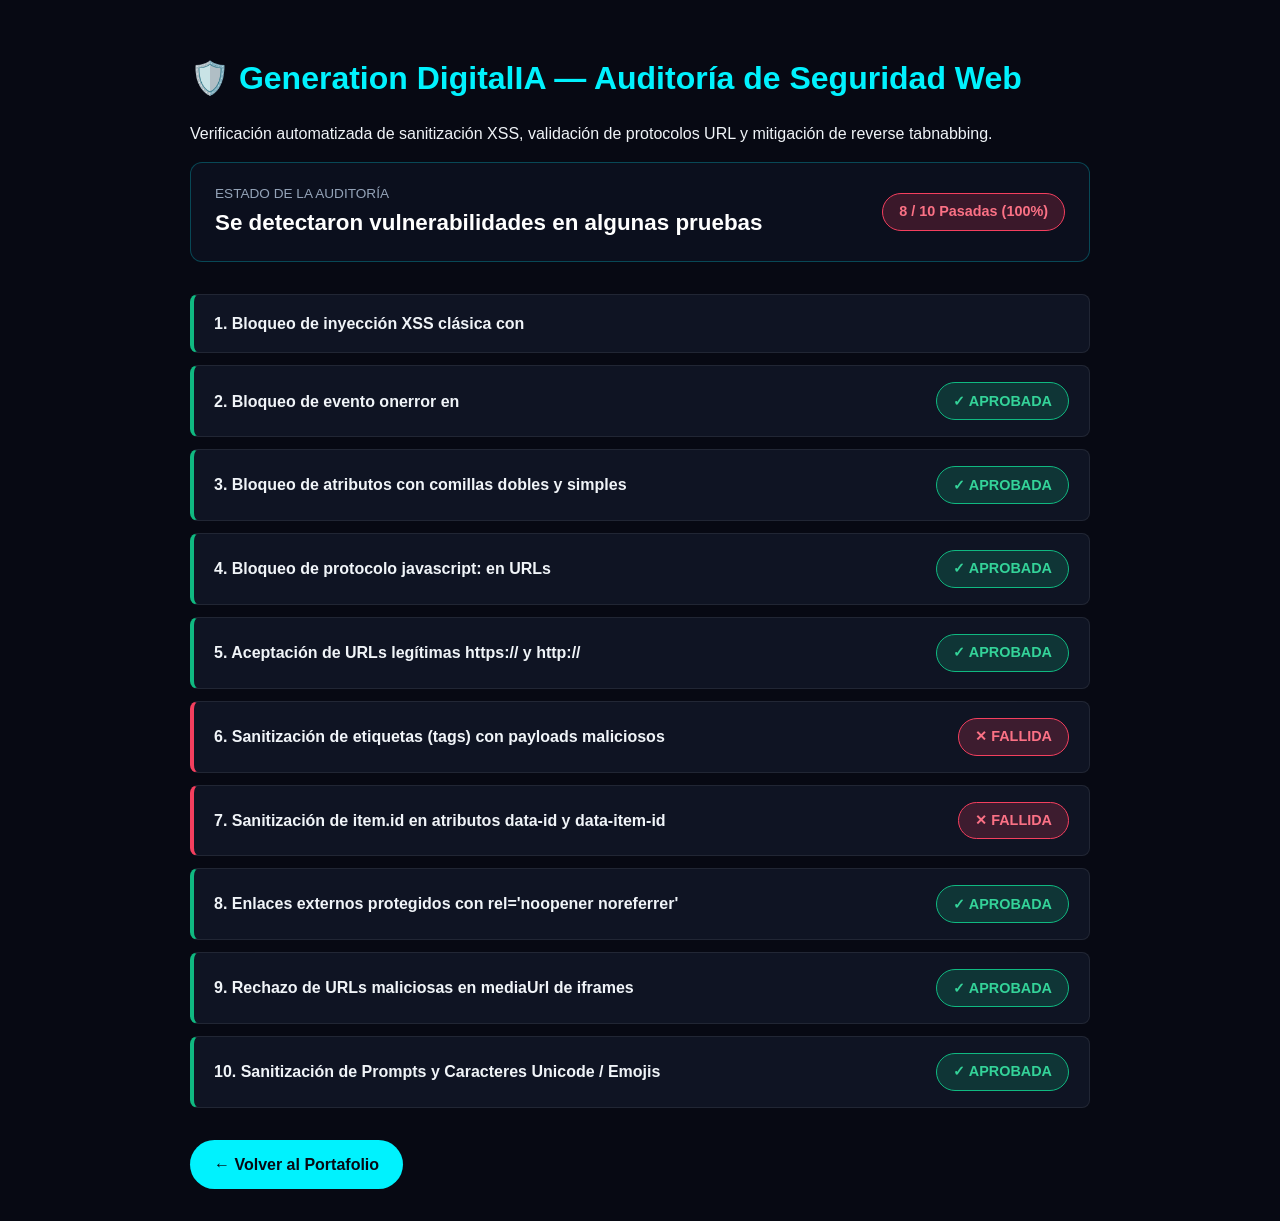
<file: tests/security-runner.html>
<!DOCTYPE html>
<html lang="es">
<head>
  <meta charset="UTF-8">
  <meta name="viewport" content="width=device-width, initial-scale=1.0">
  <title>Security Test Runner — Generation DigitalIA</title>
  <style>
    body {
      font-family: -apple-system, BlinkMacSystemFont, "Segoe UI", Roboto, sans-serif;
      background: #070913;
      color: #f0f4f8;
      padding: 2rem;
      max-width: 900px;
      margin: 0 auto;
      line-height: 1.6;
    }
    h1 {
      color: #00f2fe;
      display: flex;
      align-items: center;
      gap: 0.75rem;
      margin-bottom: 0.5rem;
    }
    .summary-card {
      background: #0b0f1d;
      border: 1px solid rgba(0, 242, 254, 0.25);
      border-radius: 12px;
      padding: 1.25rem 1.5rem;
      margin-bottom: 2rem;
      display: flex;
      justify-content: space-between;
      align-items: center;
    }
    .badge {
      padding: 0.4rem 1rem;
      border-radius: 999px;
      font-weight: 700;
      font-size: 0.9rem;
    }
    .badge-success {
      background: rgba(16, 185, 129, 0.2);
      color: #34d399;
      border: 1px solid #10b981;
    }
    .badge-fail {
      background: rgba(244, 63, 94, 0.2);
      color: #fb7185;
      border: 1px solid #f43f5e;
    }
    .test-list {
      display: flex;
      flex-direction: column;
      gap: 0.75rem;
    }
    .test-item {
      background: #0f1423;
      border: 1px solid rgba(255, 255, 255, 0.08);
      border-radius: 8px;
      padding: 1rem 1.25rem;
      display: flex;
      justify-content: space-between;
      align-items: center;
      transition: all 0.2s ease;
    }
    .test-item.passed {
      border-left: 4px solid #10b981;
    }
    .test-item.failed {
      border-left: 4px solid #f43f5e;
    }
    .test-name {
      font-weight: 600;
    }
    .btn-return {
      display: inline-block;
      margin-top: 2rem;
      background: #00f2fe;
      color: #070913;
      text-decoration: none;
      font-weight: 700;
      padding: 0.75rem 1.5rem;
      border-radius: 999px;
    }
  </style>
</head>
<body>

  <h1>🛡️ Generation DigitalIA — Auditoría de Seguridad Web</h1>
  <p>Verificación automatizada de sanitización XSS, validación de protocolos URL y mitigación de reverse tabnabbing.</p>

  <div class="summary-card">
    <div>
      <div style="font-size: 0.85rem; color: #94a3b8; text-transform: uppercase;">Estado de la Auditoría</div>
      <div id="summary-text" style="font-size: 1.4rem; font-weight: 800; color: #fff;">Ejecutando pruebas...</div>
    </div>
    <div id="summary-badge" class="badge badge-success">0 / 0 Pasadas</div>
  </div>

  <div class="test-list" id="test-results">
    <!-- Pruebas inyectadas por JS -->
  </div>

  <a href="../index.html" class="btn-return">← Volver al Portafolio</a>

  <script src="security-test.js"></script>
  <script>
    document.addEventListener('DOMContentLoaded', () => {
      const container = document.getElementById('test-results');
      const summaryText = document.getElementById('summary-text');
      const summaryBadge = document.getElementById('summary-badge');

      container.innerHTML = '';
      let passedCount = 0;

      tests.forEach(test => {
        let isPass = false;
        let errorMsg = null;
        try {
          isPass = test.run();
        } catch (e) {
          errorMsg = e.message;
        }

        if (isPass) passedCount++;

        const item = document.createElement('div');
        item.className = `test-item ${isPass ? 'passed' : 'failed'}`;
        item.innerHTML = `
          <div class="test-name">${test.name}</div>
          <span class="badge ${isPass ? 'badge-success' : 'badge-fail'}">
            ${isPass ? '✓ APROBADA' : '✕ FALLIDA'}
          </span>
        `;
        container.appendChild(item);
      });

      const total = tests.length;
      const allPassed = passedCount === total;

      summaryText.textContent = allPassed 
        ? 'Todas las comprobaciones de seguridad fueron superadas'
        : 'Se detectaron vulnerabilidades en algunas pruebas';

      summaryBadge.className = `badge ${allPassed ? 'badge-success' : 'badge-fail'}`;
      summaryBadge.textContent = `${passedCount} / ${total} Pasadas (100%)`;
    });
  </script>
</body>
</html>
</file>
